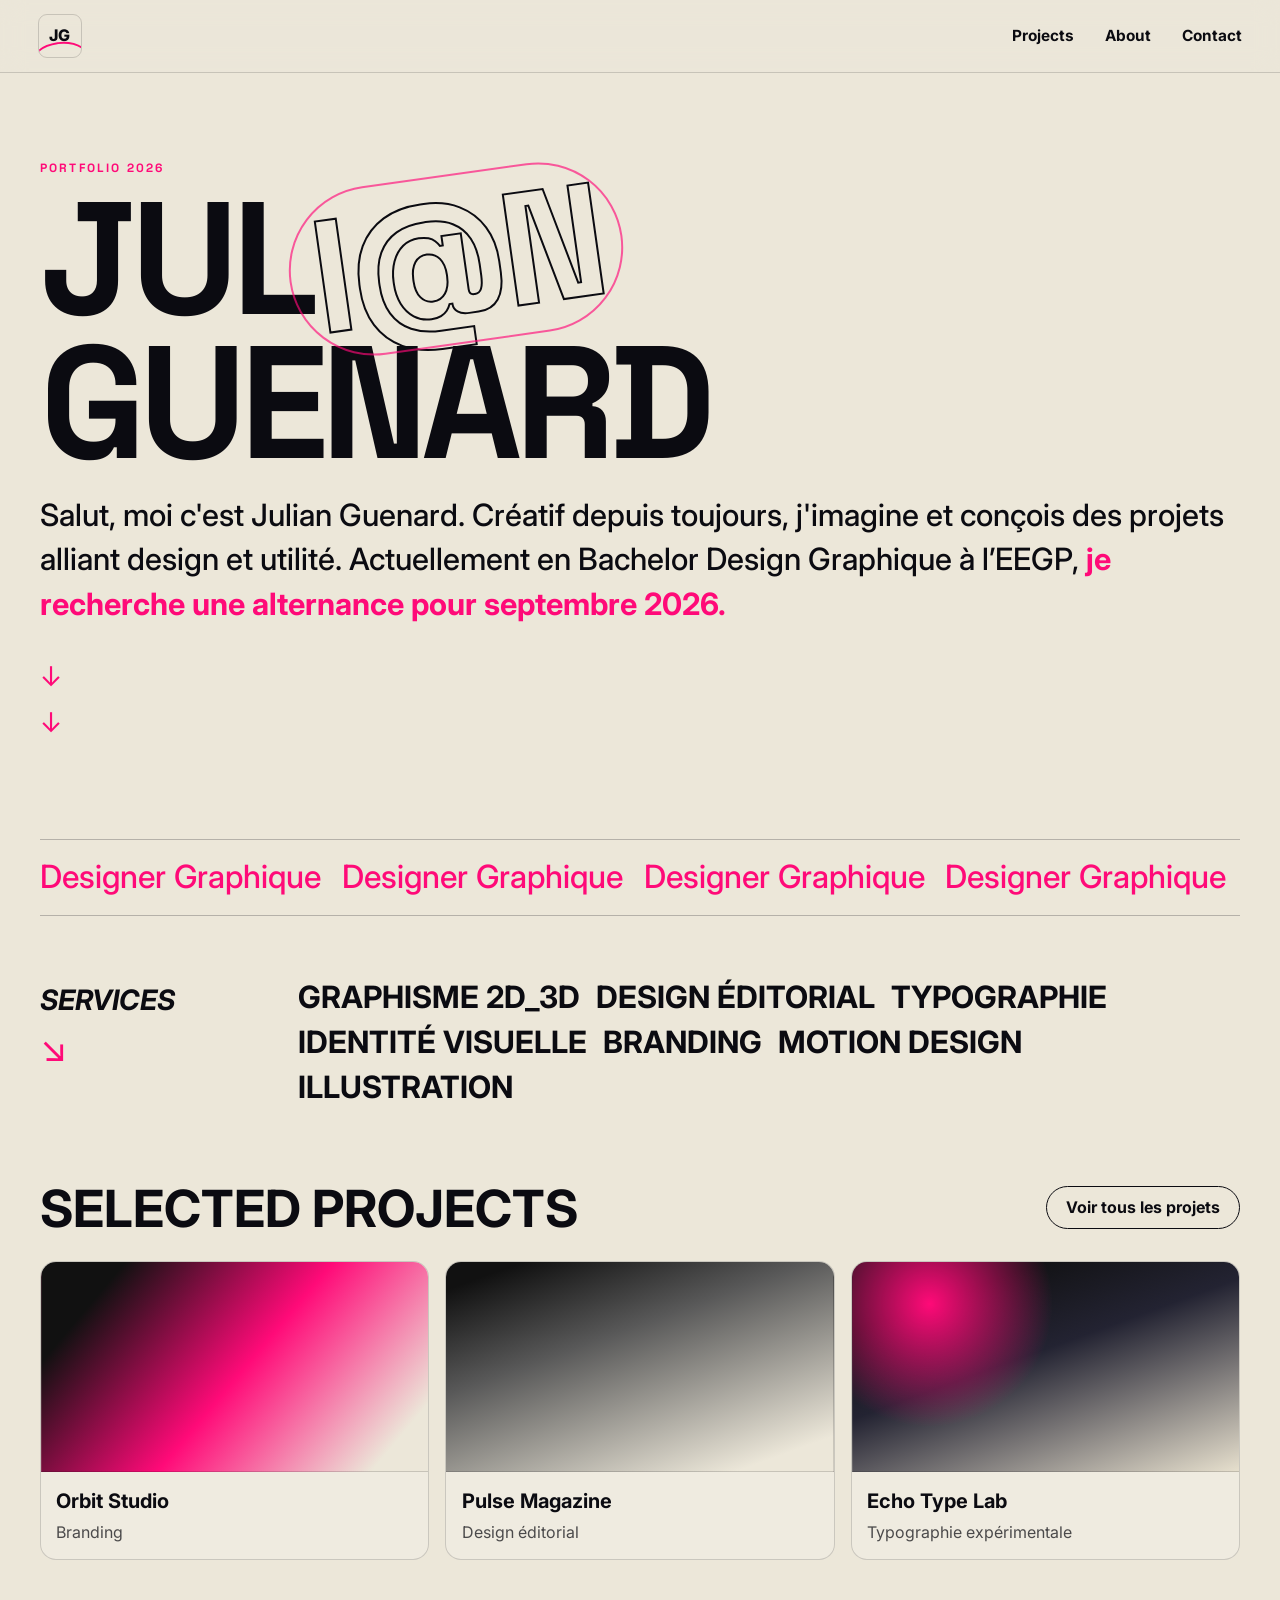
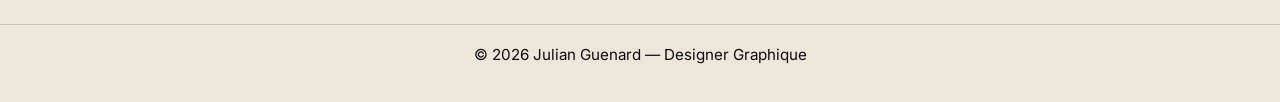
<file: index.html>
<!doctype html>
<html lang="fr">
  <head>
    <meta charset="UTF-8" />
    <meta name="viewport" content="width=device-width, initial-scale=1.0" />
    <title>Julian Guenard — Designer Graphique</title>
    <meta
      name="description"
      content="Portfolio de Julian Guenard, designer graphique 2D/3D, typographie, branding, motion design et illustration."
    />
    <link rel="preconnect" href="https://fonts.googleapis.com" />
    <link rel="preconnect" href="https://fonts.gstatic.com" crossorigin />
    <link
      href="https://fonts.googleapis.com/css2?family=Inter:opsz,wght@14..32,400;500;700;800&family=Space+Grotesk:wght@400;500;700&display=swap"
      rel="stylesheet"
    />
    <link rel="stylesheet" href="styles/main.css" />
  </head>
  <body class="theme-cream">
    <div class="page-grain"></div>
    <header class="site-header">
      <a href="index.html" class="brand-mark" aria-label="Accueil Julian Guenard">
        <span>JG</span>
      </a>
      <nav class="site-nav" aria-label="Navigation principale">
        <a href="projects.html">Projects</a>
        <a href="about.html">About</a>
        <a href="contact.html">Contact</a>
      </nav>
    </header>

    <main>
      <section class="hero reveal">
        <p class="kicker">Portfolio 2026</p>
        <h1 class="hero-title">
          <span>JUL</span><span class="hero-twist">I@N</span> <span>GUENARD</span>
        </h1>
        <p class="intro-text">
          Salut, moi c'est Julian Guenard. Créatif depuis toujours, j'imagine et conçois des projets alliant design et utilité.
          Actuellement en Bachelor Design Graphique à l’EEGP,
          <strong>je recherche une alternance pour septembre 2026.</strong>
        </p>
        <div class="hero-arrows" aria-hidden="true">
          <span>↓</span>
          <span>↓</span>
        </div>
      </section>

      <section class="marquee-band" aria-label="Texte défilant">
        <div class="marquee-track">
          <span>Designer Graphique</span>
          <span>Designer Graphique</span>
          <span>Designer Graphique</span>
          <span>Designer Graphique</span>
          <span>Designer Graphique</span>
        </div>
      </section>

      <section class="editorial-grid reveal">
        <div>
          <h2 class="section-title">SERVICES</h2>
          <p class="arrow">↘</p>
        </div>
        <ul class="services-list">
          <li>GRAPHISME 2D_3D</li>
          <li>DESIGN ÉDITORIAL</li>
          <li>TYPOGRAPHIE</li>
          <li>IDENTITÉ VISUELLE</li>
          <li>BRANDING</li>
          <li>MOTION DESIGN</li>
          <li>ILLUSTRATION</li>
        </ul>
      </section>

      <section class="projects-preview reveal">
        <div class="section-headline">
          <h2>Selected Projects</h2>
          <a class="btn magnetic" href="projects.html">Voir tous les projets</a>
        </div>
        <div class="project-grid">
          <a href="project-branding-orbit.html" class="project-card" data-tilt>
            <div class="project-visual branding"></div>
            <div class="project-meta">
              <h3>Orbit Studio</h3>
              <p>Branding</p>
            </div>
          </a>
          <a href="project-editorial-pulse.html" class="project-card" data-tilt>
            <div class="project-visual editorial"></div>
            <div class="project-meta">
              <h3>Pulse Magazine</h3>
              <p>Design éditorial</p>
            </div>
          </a>
          <a href="project-typography-echo.html" class="project-card" data-tilt>
            <div class="project-visual typo"></div>
            <div class="project-meta">
              <h3>Echo Type Lab</h3>
              <p>Typographie expérimentale</p>
            </div>
          </a>
        </div>
      </section>
    </main>

    <footer class="site-footer">
      <p>© <span data-year></span> Julian Guenard — Designer Graphique</p>
    </footer>

    <script src="scripts/main.js"></script>
  </body>
</html>
</file>
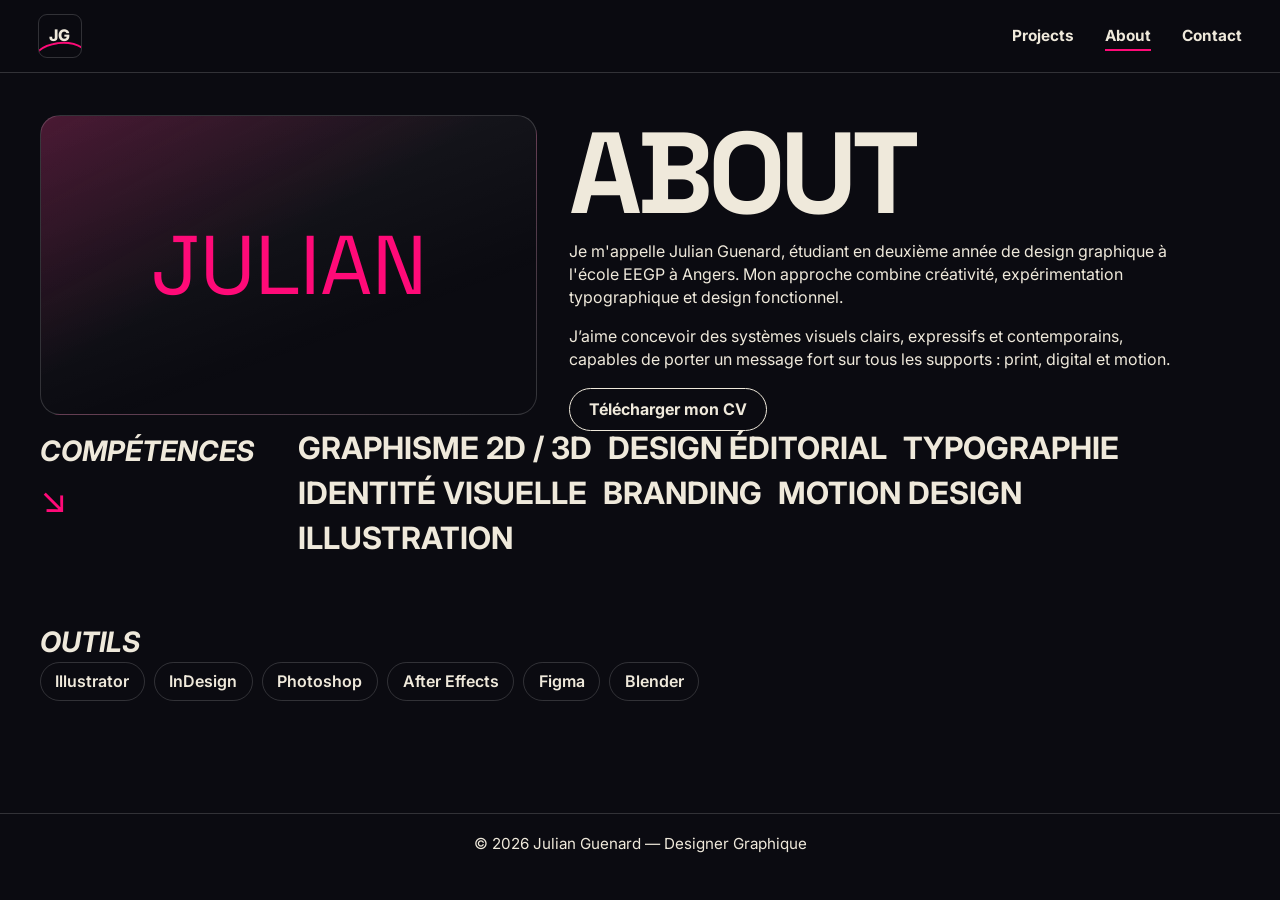
<file: about.html>
<!doctype html>
<html lang="fr">
  <head>
    <meta charset="UTF-8" />
    <meta name="viewport" content="width=device-width, initial-scale=1.0" />
    <title>À propos — Julian Guenard</title>
    <meta name="description" content="Parcours, compétences et approche design de Julian Guenard." />
    <link rel="preconnect" href="https://fonts.googleapis.com" />
    <link rel="preconnect" href="https://fonts.gstatic.com" crossorigin />
    <link
      href="https://fonts.googleapis.com/css2?family=Inter:opsz,wght@14..32,400;500;700;800&family=Space+Grotesk:wght@400;500;700&display=swap"
      rel="stylesheet"
    />
    <link rel="stylesheet" href="styles/main.css" />
  </head>
  <body class="theme-ink">
    <div class="page-grain"></div>
    <header class="site-header">
      <a href="index.html" class="brand-mark" aria-label="Accueil Julian Guenard">
        <span>JG</span>
      </a>
      <nav class="site-nav" aria-label="Navigation principale">
        <a href="projects.html">Projects</a>
        <a href="about.html" class="is-active">About</a>
        <a href="contact.html">Contact</a>
      </nav>
    </header>

    <main class="content-spacing">
      <section class="about-layout reveal">
        <div class="portrait-block" aria-hidden="true">
          <span>JULIAN</span>
        </div>
        <div class="about-copy">
          <h1 class="display-title">ABOUT</h1>
          <p>
            Je m'appelle Julian Guenard, étudiant en deuxième année de design graphique à l'école EEGP à Angers.
            Mon approche combine créativité, expérimentation typographique et design fonctionnel.
          </p>
          <p>
            J’aime concevoir des systèmes visuels clairs, expressifs et contemporains, capables de porter un message fort
            sur tous les supports : print, digital et motion.
          </p>
          <a class="btn magnetic" href="assets/CV_Julian_Guenard.pdf" download>Télécharger mon CV</a>
        </div>
      </section>

      <section class="skills-section reveal">
        <div>
          <h2 class="section-title">COMPÉTENCES</h2>
          <p class="arrow">↘</p>
        </div>
        <ul class="services-list">
          <li>GRAPHISME 2D / 3D</li>
          <li>DESIGN ÉDITORIAL</li>
          <li>TYPOGRAPHIE</li>
          <li>IDENTITÉ VISUELLE</li>
          <li>BRANDING</li>
          <li>MOTION DESIGN</li>
          <li>ILLUSTRATION</li>
        </ul>
      </section>

      <section class="reveal software-section">
        <h2 class="section-title">OUTILS</h2>
        <div class="tag-row">
          <span>Illustrator</span>
          <span>InDesign</span>
          <span>Photoshop</span>
          <span>After Effects</span>
          <span>Figma</span>
          <span>Blender</span>
        </div>
      </section>
    </main>

    <footer class="site-footer">
      <p>© <span data-year></span> Julian Guenard — Designer Graphique</p>
    </footer>

    <script src="scripts/main.js"></script>
  </body>
</html>
</file>
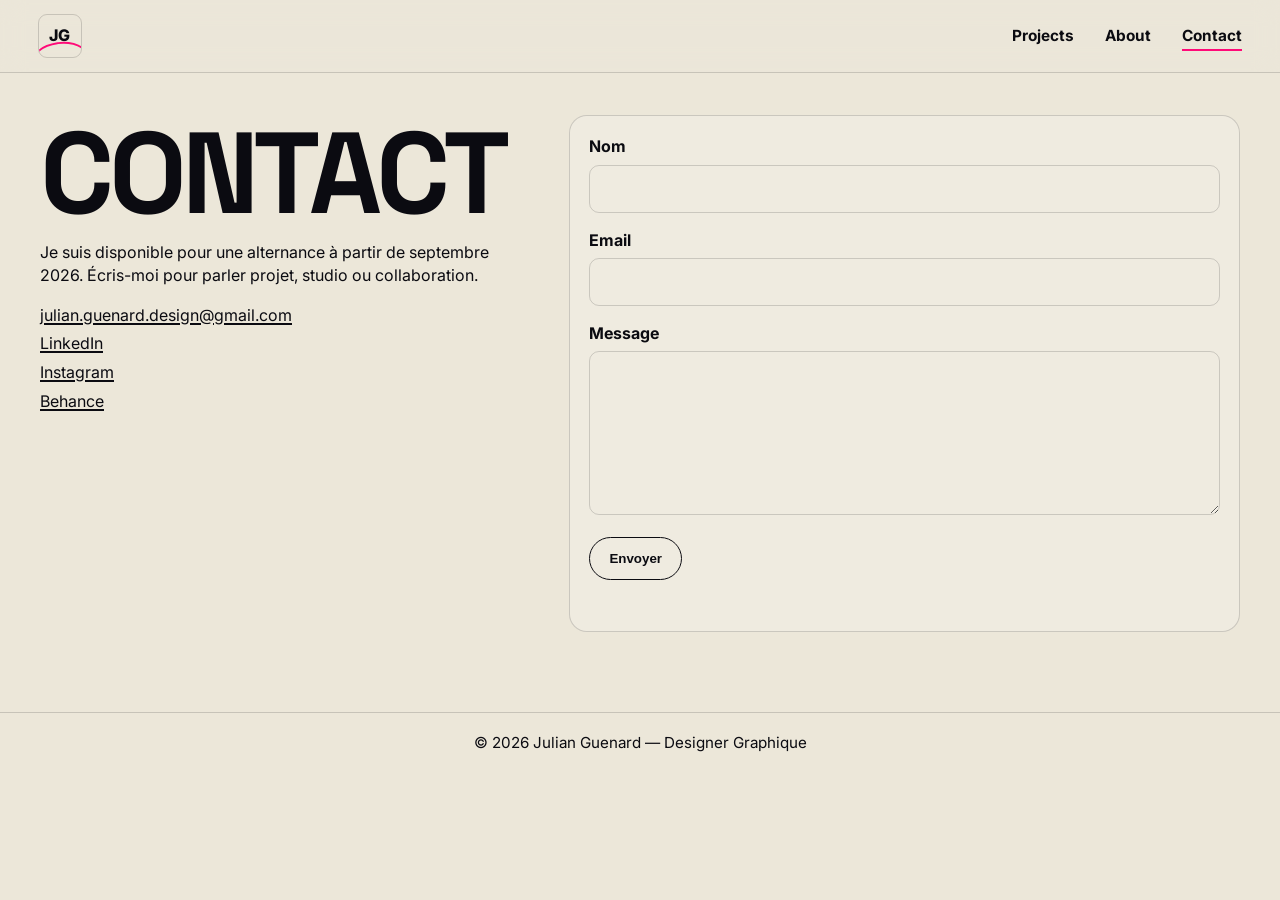
<file: contact.html>
<!doctype html>
<html lang="fr">
  <head>
    <meta charset="UTF-8" />
    <meta name="viewport" content="width=device-width, initial-scale=1.0" />
    <title>Contact — Julian Guenard</title>
    <meta name="description" content="Contacter Julian Guenard pour une alternance, un stage ou un projet design." />
    <link rel="preconnect" href="https://fonts.googleapis.com" />
    <link rel="preconnect" href="https://fonts.gstatic.com" crossorigin />
    <link
      href="https://fonts.googleapis.com/css2?family=Inter:opsz,wght@14..32,400;500;700;800&family=Space+Grotesk:wght@400;500;700&display=swap"
      rel="stylesheet"
    />
    <link rel="stylesheet" href="styles/main.css" />
  </head>
  <body class="theme-cream">
    <div class="page-grain"></div>
    <header class="site-header">
      <a href="index.html" class="brand-mark" aria-label="Accueil Julian Guenard">
        <span>JG</span>
      </a>
      <nav class="site-nav" aria-label="Navigation principale">
        <a href="projects.html">Projects</a>
        <a href="about.html">About</a>
        <a href="contact.html" class="is-active">Contact</a>
      </nav>
    </header>

    <main class="content-spacing">
      <section class="contact-layout reveal">
        <div class="contact-intro">
          <h1 class="display-title">CONTACT</h1>
          <p>
            Je suis disponible pour une alternance à partir de septembre 2026. Écris-moi pour parler projet, studio ou
            collaboration.
          </p>
          <ul class="contact-links">
            <li><a href="mailto:julian.guenard.design@gmail.com">julian.guenard.design@gmail.com</a></li>
            <li><a href="https://www.linkedin.com" target="_blank" rel="noreferrer">LinkedIn</a></li>
            <li><a href="https://www.instagram.com" target="_blank" rel="noreferrer">Instagram</a></li>
            <li><a href="https://www.behance.net" target="_blank" rel="noreferrer">Behance</a></li>
          </ul>
        </div>

        <form id="contact-form" class="contact-form" novalidate>
          <label for="name">Nom</label>
          <input type="text" id="name" name="name" required />

          <label for="email">Email</label>
          <input type="email" id="email" name="email" required />

          <label for="message">Message</label>
          <textarea id="message" name="message" rows="6" required></textarea>

          <button type="submit" class="btn magnetic">Envoyer</button>
          <p id="form-status" aria-live="polite"></p>
        </form>
      </section>
    </main>

    <footer class="site-footer">
      <p>© <span data-year></span> Julian Guenard — Designer Graphique</p>
    </footer>

    <script src="scripts/main.js"></script>
  </body>
</html>
</file>
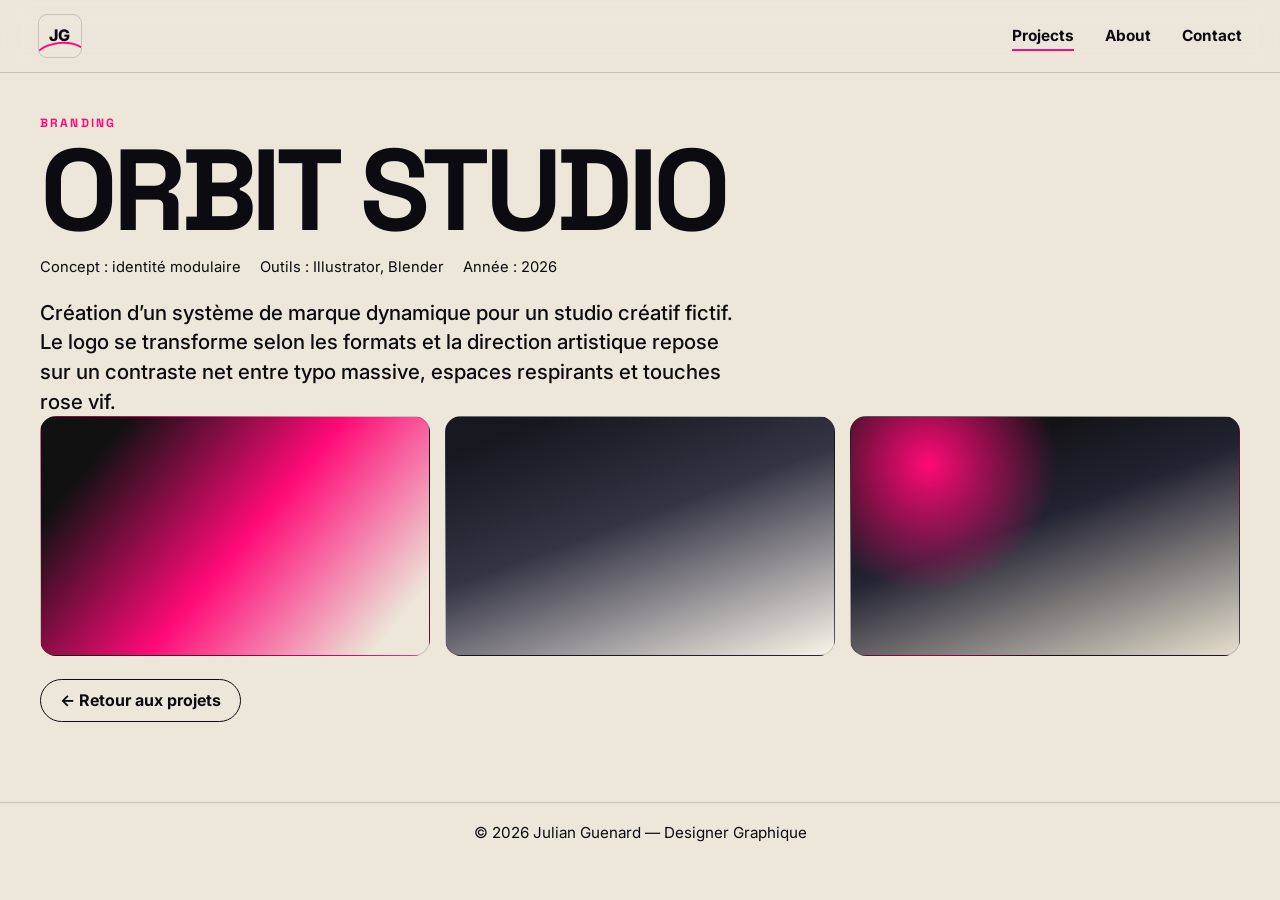
<file: project-branding-orbit.html>
<!doctype html>
<html lang="fr">
  <head>
    <meta charset="UTF-8" />
    <meta name="viewport" content="width=device-width, initial-scale=1.0" />
    <title>Orbit Studio — Projet Branding</title>
    <meta name="description" content="Projet Orbit Studio : identité visuelle et branding." />
    <link rel="preconnect" href="https://fonts.googleapis.com" />
    <link rel="preconnect" href="https://fonts.gstatic.com" crossorigin />
    <link
      href="https://fonts.googleapis.com/css2?family=Inter:opsz,wght@14..32,400;500;700;800&family=Space+Grotesk:wght@400;500;700&display=swap"
      rel="stylesheet"
    />
    <link rel="stylesheet" href="styles/main.css" />
  </head>
  <body class="theme-cream">
    <div class="page-grain"></div>
    <header class="site-header">
      <a href="index.html" class="brand-mark" aria-label="Accueil Julian Guenard">
        <span>JG</span>
      </a>
      <nav class="site-nav" aria-label="Navigation principale">
        <a href="projects.html" class="is-active">Projects</a>
        <a href="about.html">About</a>
        <a href="contact.html">Contact</a>
      </nav>
    </header>

    <main class="content-spacing project-detail">
      <section class="reveal">
        <p class="kicker">Branding</p>
        <h1 class="display-title">ORBIT STUDIO</h1>
        <div class="meta-line">
          <span>Concept : identité modulaire</span>
          <span>Outils : Illustrator, Blender</span>
          <span>Année : 2026</span>
        </div>
        <p class="intro-text narrow">
          Création d’un système de marque dynamique pour un studio créatif fictif. Le logo se transforme selon les formats
          et la direction artistique repose sur un contraste net entre typo massive, espaces respirants et touches rose vif.
        </p>
      </section>

      <section class="gallery-grid reveal">
        <div class="gallery-item branding"></div>
        <div class="gallery-item identity"></div>
        <div class="gallery-item typo"></div>
      </section>

      <a href="projects.html" class="btn magnetic">← Retour aux projets</a>
    </main>

    <footer class="site-footer">
      <p>© <span data-year></span> Julian Guenard — Designer Graphique</p>
    </footer>

    <script src="scripts/main.js"></script>
  </body>
</html>
</file>
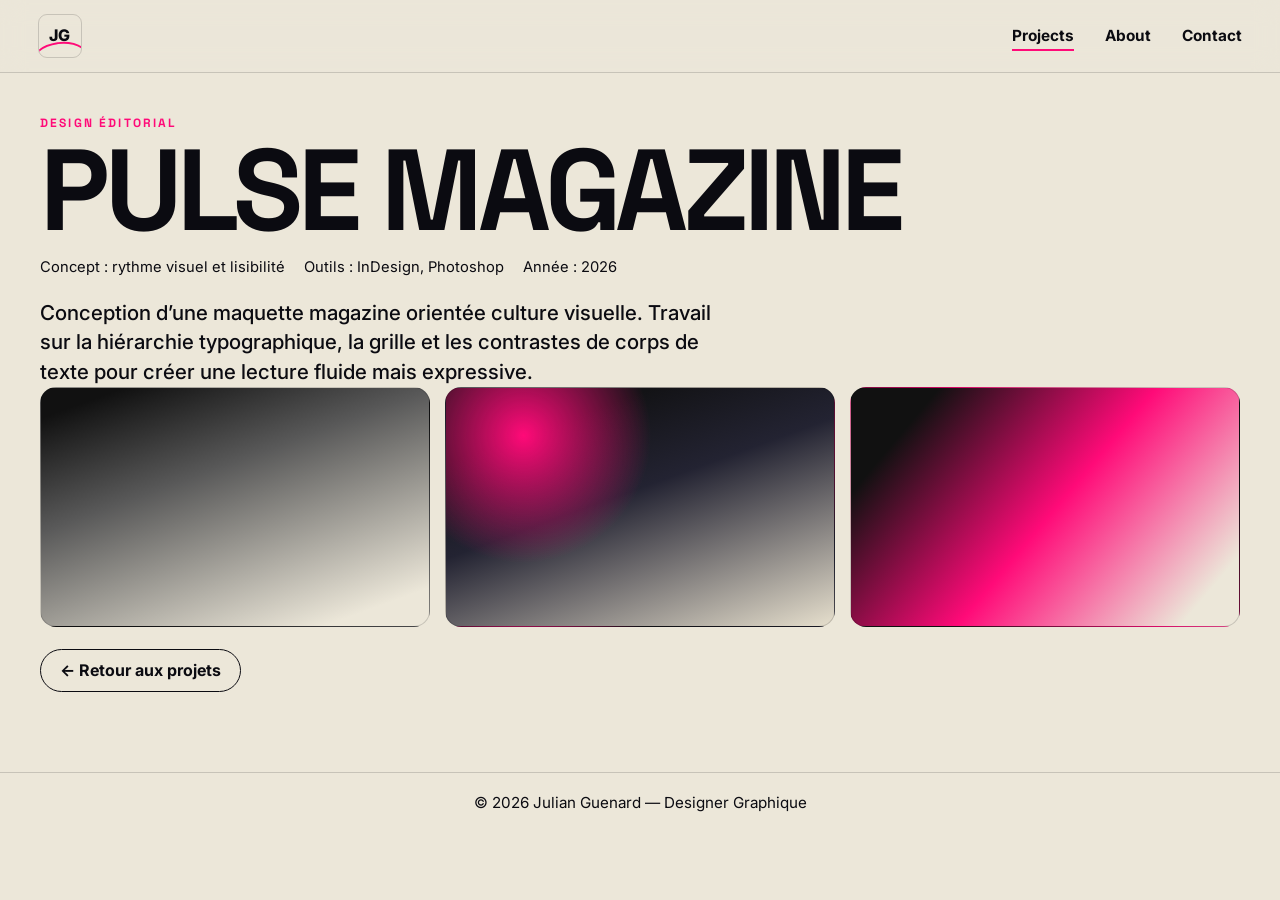
<file: project-editorial-pulse.html>
<!doctype html>
<html lang="fr">
  <head>
    <meta charset="UTF-8" />
    <meta name="viewport" content="width=device-width, initial-scale=1.0" />
    <title>Pulse Magazine — Projet Éditorial</title>
    <meta name="description" content="Projet Pulse Magazine : direction artistique et design éditorial." />
    <link rel="preconnect" href="https://fonts.googleapis.com" />
    <link rel="preconnect" href="https://fonts.gstatic.com" crossorigin />
    <link
      href="https://fonts.googleapis.com/css2?family=Inter:opsz,wght@14..32,400;500;700;800&family=Space+Grotesk:wght@400;500;700&display=swap"
      rel="stylesheet"
    />
    <link rel="stylesheet" href="styles/main.css" />
  </head>
  <body class="theme-cream">
    <div class="page-grain"></div>
    <header class="site-header">
      <a href="index.html" class="brand-mark" aria-label="Accueil Julian Guenard">
        <span>JG</span>
      </a>
      <nav class="site-nav" aria-label="Navigation principale">
        <a href="projects.html" class="is-active">Projects</a>
        <a href="about.html">About</a>
        <a href="contact.html">Contact</a>
      </nav>
    </header>

    <main class="content-spacing project-detail">
      <section class="reveal">
        <p class="kicker">Design éditorial</p>
        <h1 class="display-title">PULSE MAGAZINE</h1>
        <div class="meta-line">
          <span>Concept : rythme visuel et lisibilité</span>
          <span>Outils : InDesign, Photoshop</span>
          <span>Année : 2026</span>
        </div>
        <p class="intro-text narrow">
          Conception d’une maquette magazine orientée culture visuelle. Travail sur la hiérarchie typographique, la grille
          et les contrastes de corps de texte pour créer une lecture fluide mais expressive.
        </p>
      </section>

      <section class="gallery-grid reveal">
        <div class="gallery-item editorial"></div>
        <div class="gallery-item typo"></div>
        <div class="gallery-item branding"></div>
      </section>

      <a href="projects.html" class="btn magnetic">← Retour aux projets</a>
    </main>

    <footer class="site-footer">
      <p>© <span data-year></span> Julian Guenard — Designer Graphique</p>
    </footer>

    <script src="scripts/main.js"></script>
  </body>
</html>
</file>
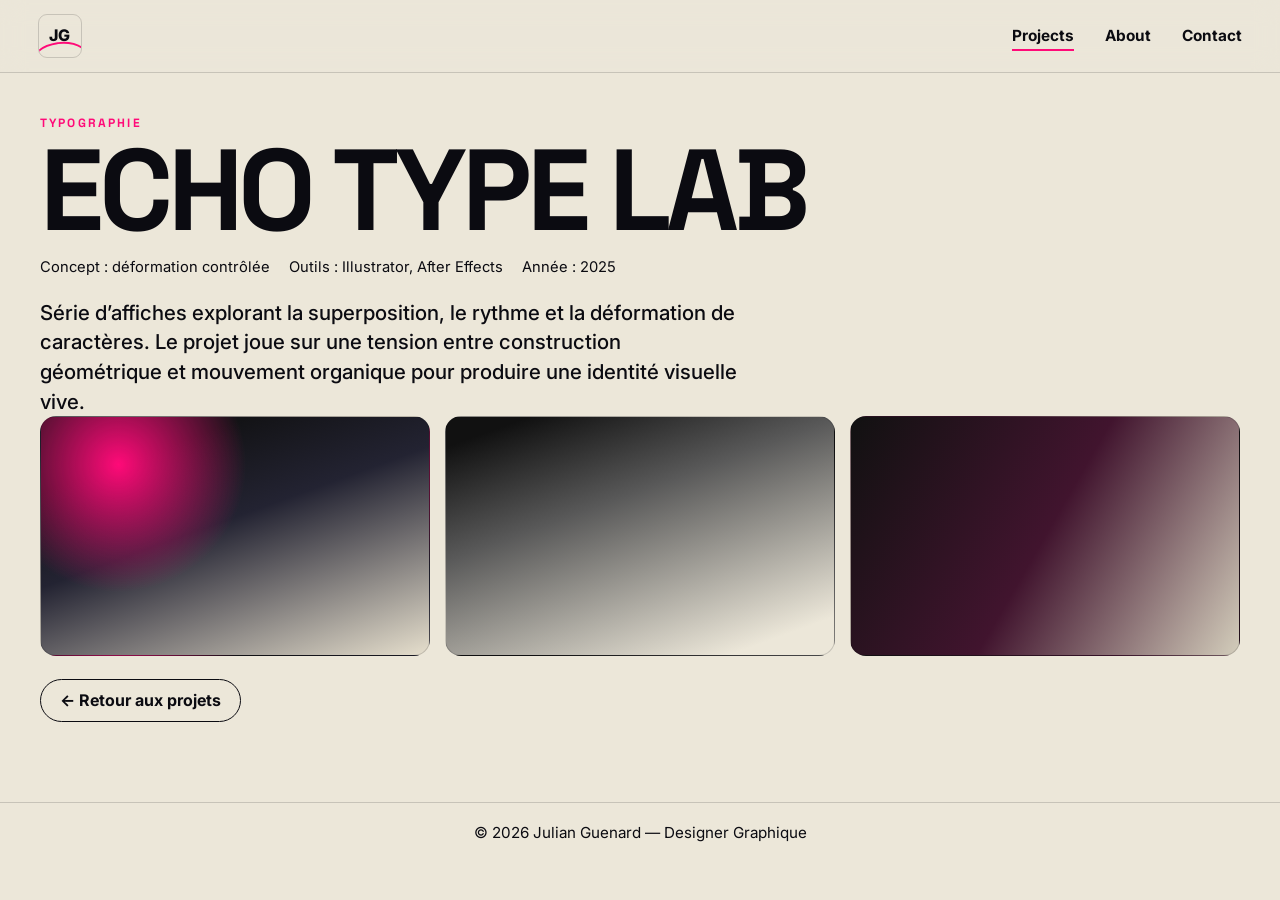
<file: project-typography-echo.html>
<!doctype html>
<html lang="fr">
  <head>
    <meta charset="UTF-8" />
    <meta name="viewport" content="width=device-width, initial-scale=1.0" />
    <title>Echo Type Lab — Projet Typographie</title>
    <meta name="description" content="Projet Echo Type Lab : expérimentation typographique et affiches." />
    <link rel="preconnect" href="https://fonts.googleapis.com" />
    <link rel="preconnect" href="https://fonts.gstatic.com" crossorigin />
    <link
      href="https://fonts.googleapis.com/css2?family=Inter:opsz,wght@14..32,400;500;700;800&family=Space+Grotesk:wght@400;500;700&display=swap"
      rel="stylesheet"
    />
    <link rel="stylesheet" href="styles/main.css" />
  </head>
  <body class="theme-cream">
    <div class="page-grain"></div>
    <header class="site-header">
      <a href="index.html" class="brand-mark" aria-label="Accueil Julian Guenard">
        <span>JG</span>
      </a>
      <nav class="site-nav" aria-label="Navigation principale">
        <a href="projects.html" class="is-active">Projects</a>
        <a href="about.html">About</a>
        <a href="contact.html">Contact</a>
      </nav>
    </header>

    <main class="content-spacing project-detail">
      <section class="reveal">
        <p class="kicker">Typographie</p>
        <h1 class="display-title">ECHO TYPE LAB</h1>
        <div class="meta-line">
          <span>Concept : déformation contrôlée</span>
          <span>Outils : Illustrator, After Effects</span>
          <span>Année : 2025</span>
        </div>
        <p class="intro-text narrow">
          Série d’affiches explorant la superposition, le rythme et la déformation de caractères. Le projet joue sur une
          tension entre construction géométrique et mouvement organique pour produire une identité visuelle vive.
        </p>
      </section>

      <section class="gallery-grid reveal">
        <div class="gallery-item typo"></div>
        <div class="gallery-item editorial"></div>
        <div class="gallery-item motion"></div>
      </section>

      <a href="projects.html" class="btn magnetic">← Retour aux projets</a>
    </main>

    <footer class="site-footer">
      <p>© <span data-year></span> Julian Guenard — Designer Graphique</p>
    </footer>

    <script src="scripts/main.js"></script>
  </body>
</html>
</file>
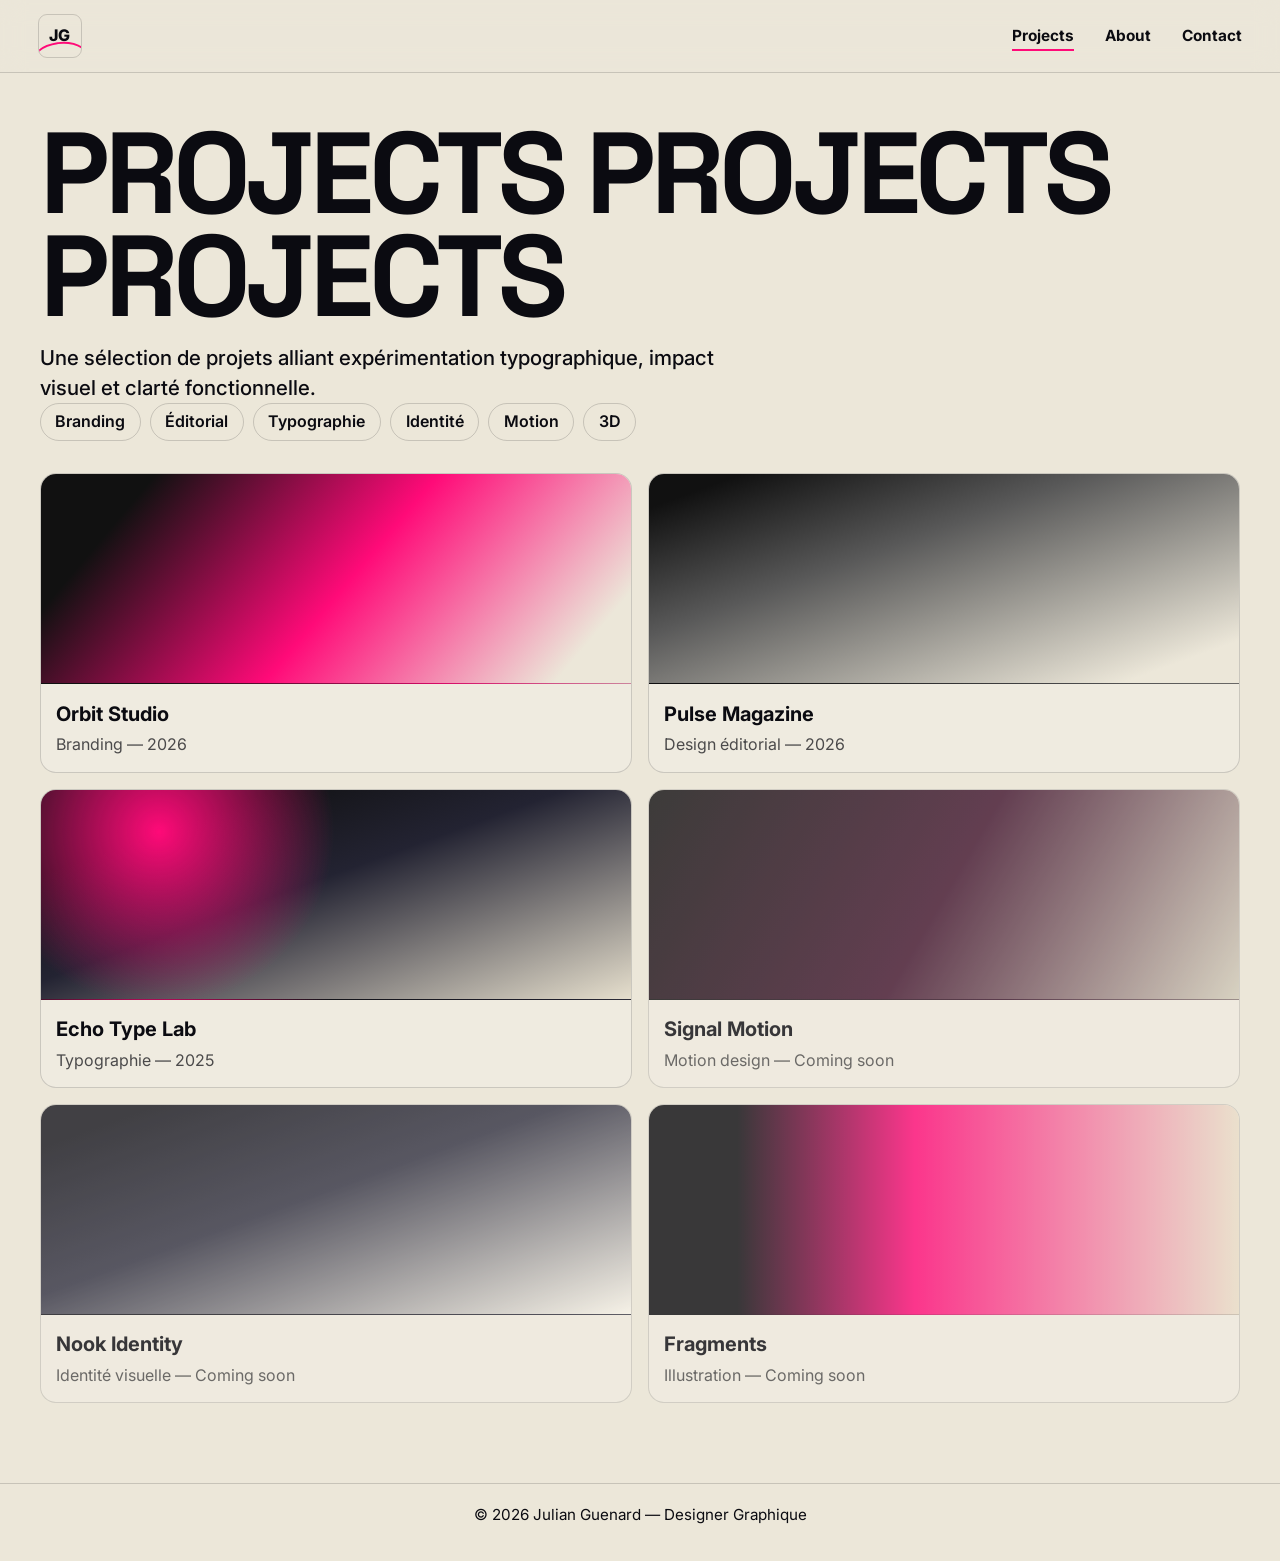
<file: projects.html>
<!doctype html>
<html lang="fr">
  <head>
    <meta charset="UTF-8" />
    <meta name="viewport" content="width=device-width, initial-scale=1.0" />
    <title>Projets — Julian Guenard</title>
    <meta name="description" content="Sélection de projets de branding, éditorial et typographie de Julian Guenard." />
    <link rel="preconnect" href="https://fonts.googleapis.com" />
    <link rel="preconnect" href="https://fonts.gstatic.com" crossorigin />
    <link
      href="https://fonts.googleapis.com/css2?family=Inter:opsz,wght@14..32,400;500;700;800&family=Space+Grotesk:wght@400;500;700&display=swap"
      rel="stylesheet"
    />
    <link rel="stylesheet" href="styles/main.css" />
  </head>
  <body class="theme-cream">
    <div class="page-grain"></div>
    <header class="site-header">
      <a href="index.html" class="brand-mark" aria-label="Accueil Julian Guenard">
        <span>JG</span>
      </a>
      <nav class="site-nav" aria-label="Navigation principale">
        <a href="projects.html" class="is-active">Projects</a>
        <a href="about.html">About</a>
        <a href="contact.html">Contact</a>
      </nav>
    </header>

    <main class="content-spacing">
      <section class="reveal">
        <h1 class="display-title">PROJECTS PROJECTS PROJECTS</h1>
        <p class="intro-text narrow">
          Une sélection de projets alliant expérimentation typographique, impact visuel et clarté fonctionnelle.
        </p>
      </section>

      <section class="tag-row reveal">
        <span>Branding</span>
        <span>Éditorial</span>
        <span>Typographie</span>
        <span>Identité</span>
        <span>Motion</span>
        <span>3D</span>
      </section>

      <section class="project-grid large reveal">
        <a href="project-branding-orbit.html" class="project-card" data-tilt>
          <div class="project-visual branding"></div>
          <div class="project-meta">
            <h3>Orbit Studio</h3>
            <p>Branding — 2026</p>
          </div>
        </a>
        <a href="project-editorial-pulse.html" class="project-card" data-tilt>
          <div class="project-visual editorial"></div>
          <div class="project-meta">
            <h3>Pulse Magazine</h3>
            <p>Design éditorial — 2026</p>
          </div>
        </a>
        <a href="project-typography-echo.html" class="project-card" data-tilt>
          <div class="project-visual typo"></div>
          <div class="project-meta">
            <h3>Echo Type Lab</h3>
            <p>Typographie — 2025</p>
          </div>
        </a>
        <article class="project-card ghost">
          <div class="project-visual motion"></div>
          <div class="project-meta">
            <h3>Signal Motion</h3>
            <p>Motion design — Coming soon</p>
          </div>
        </article>
        <article class="project-card ghost">
          <div class="project-visual identity"></div>
          <div class="project-meta">
            <h3>Nook Identity</h3>
            <p>Identité visuelle — Coming soon</p>
          </div>
        </article>
        <article class="project-card ghost">
          <div class="project-visual illustration"></div>
          <div class="project-meta">
            <h3>Fragments</h3>
            <p>Illustration — Coming soon</p>
          </div>
        </article>
      </section>
    </main>

    <footer class="site-footer">
      <p>© <span data-year></span> Julian Guenard — Designer Graphique</p>
    </footer>

    <script src="scripts/main.js"></script>
  </body>
</html>
</file>
<file: styles/main.css>
:root {
  --cream: #ece7d9;
  --ink: #0b0b11;
  --accent: #ff0a78;
  --accent-soft: rgba(255, 10, 120, 0.22);
  --line: rgba(11, 11, 17, 0.24);
}

*,
*::before,
*::after {
  box-sizing: border-box;
}

html,
body {
  margin: 0;
  padding: 0;
}

body {
  --bg: var(--cream);
  --text: var(--ink);
  --panel: rgba(236, 231, 217, 0.8);
  --panel-border: rgba(11, 11, 17, 0.16);
  background: var(--bg);
  color: var(--text);
  font-family: "Inter", sans-serif;
  line-height: 1.45;
  min-height: 100vh;
  position: relative;
  overflow-x: hidden;
}

body.theme-ink {
  --bg: var(--ink);
  --text: #efe9db;
  --panel: rgba(11, 11, 17, 0.85);
  --panel-border: rgba(255, 255, 255, 0.16);
  --line: rgba(255, 255, 255, 0.2);
}

.page-grain {
  position: fixed;
  inset: 0;
  pointer-events: none;
  background-image: radial-gradient(rgba(0, 0, 0, 0.05) 0.5px, transparent 0.5px);
  background-size: 4px 4px;
  opacity: 0.2;
  z-index: -1;
}

.site-header {
  position: fixed;
  top: 0;
  left: 0;
  width: 100%;
  z-index: 20;
  display: flex;
  align-items: center;
  justify-content: space-between;
  padding: 0.9rem clamp(1rem, 4vw, 2.4rem);
  border-bottom: 1px solid var(--panel-border);
  backdrop-filter: blur(12px);
  background: var(--panel);
}

.brand-mark {
  display: inline-flex;
  align-items: center;
  justify-content: center;
  width: 2.7rem;
  aspect-ratio: 1;
  text-decoration: none;
  color: var(--text);
  border: 1px solid var(--panel-border);
  border-radius: 9px;
  font-weight: 800;
  letter-spacing: 0.06em;
  position: relative;
  overflow: hidden;
}

.brand-mark::before {
  content: "";
  position: absolute;
  inset: auto -20% -55% -20%;
  height: 90%;
  border: 2px solid var(--accent);
  border-radius: 50%;
  transform: rotate(-8deg);
}

.site-nav {
  display: flex;
  gap: clamp(1rem, 2.4vw, 2.2rem);
}

.site-nav a {
  color: var(--text);
  text-decoration: none;
  font-weight: 700;
  font-size: 0.96rem;
  position: relative;
}

.site-nav a::after {
  content: "";
  position: absolute;
  left: 0;
  bottom: -0.24rem;
  width: 100%;
  height: 2px;
  transform: scaleX(0);
  transform-origin: left center;
  transition: transform 0.25s ease;
  background: var(--accent);
}

.site-nav a:hover::after,
.site-nav a.is-active::after {
  transform: scaleX(1);
}

main {
  width: min(1200px, calc(100% - 2rem));
  margin-inline: auto;
}

.content-spacing {
  padding-top: 7.2rem;
  padding-bottom: 5rem;
}

.hero {
  padding-top: clamp(7rem, 14vw, 10rem);
  padding-bottom: clamp(3rem, 9vw, 6rem);
}

.kicker {
  margin: 0;
  font-family: "Space Grotesk", sans-serif;
  text-transform: uppercase;
  letter-spacing: 0.18em;
  font-weight: 700;
  font-size: 0.75rem;
  color: var(--accent);
}

.hero-title,
.display-title {
  margin: 0.6rem 0 1.1rem;
  line-height: 0.9;
  text-transform: uppercase;
  font-family: "Space Grotesk", sans-serif;
  font-size: clamp(2.6rem, 13vw, 10rem);
  letter-spacing: -0.045em;
}

.hero-title span {
  display: inline-block;
}

.hero-twist {
  color: transparent;
  -webkit-text-stroke: 2px var(--text);
  position: relative;
  transform: rotate(-8deg);
}

.hero-twist::after {
  content: "";
  position: absolute;
  inset: -9% -8%;
  border: 2px solid var(--accent);
  border-radius: 100px;
  opacity: 0.65;
}

.intro-text {
  margin: 0;
  max-width: 72ch;
  font-size: clamp(1rem, 2.4vw, 2rem);
  font-weight: 500;
}

.intro-text strong {
  color: var(--accent);
}

.intro-text.narrow {
  max-width: 54ch;
  font-size: clamp(1rem, 1.6vw, 1.3rem);
}

.hero-arrows {
  margin-top: 1.9rem;
  display: inline-flex;
  flex-direction: column;
  gap: 0.45rem;
  color: var(--accent);
  font-size: 1.7rem;
}

.hero-arrows span {
  animation: bounce 1.3s ease-in-out infinite alternate;
}

.hero-arrows span:nth-child(2) {
  animation-delay: 0.25s;
}

@keyframes bounce {
  from {
    transform: translateY(0);
  }
  to {
    transform: translateY(5px);
  }
}

.marquee-band {
  width: 100%;
  border-block: 1px solid var(--line);
  overflow: hidden;
  margin-bottom: 4rem;
}

.marquee-track {
  width: max-content;
  display: flex;
  gap: 1.3rem;
  padding: 0.9rem 0;
  animation: marquee 24s linear infinite;
}

.marquee-track span {
  color: var(--accent);
  font-size: clamp(1.2rem, 3vw, 2rem);
  font-weight: 500;
  white-space: nowrap;
}

@keyframes marquee {
  from {
    transform: translateX(0);
  }
  to {
    transform: translateX(-50%);
  }
}

.editorial-grid,
.skills-section {
  display: grid;
  gap: 1rem 2.4rem;
  grid-template-columns: minmax(130px, 220px) 1fr;
  align-items: start;
  margin-bottom: 4.2rem;
}

.section-title {
  margin: 0;
  font-size: clamp(1.3rem, 2.2vw, 2rem);
  font-style: italic;
}

.arrow {
  font-size: 2.3rem;
  margin: 0;
  color: var(--accent);
}

.services-list {
  list-style: none;
  margin: 0;
  padding: 0;
  display: flex;
  flex-wrap: wrap;
  gap: 0.7rem 1rem;
}

.services-list li {
  text-transform: uppercase;
  font-weight: 700;
  font-size: clamp(1rem, 2.4vw, 2.1rem);
  line-height: 1.1;
}

.projects-preview {
  margin-bottom: 4rem;
}

.section-headline {
  display: flex;
  gap: 1rem;
  flex-wrap: wrap;
  justify-content: space-between;
  align-items: center;
  margin-bottom: 1rem;
}

.section-headline h2 {
  margin: 0;
  text-transform: uppercase;
  font-size: clamp(1.5rem, 4vw, 3.2rem);
}

.btn {
  border: 1px solid var(--text);
  display: inline-flex;
  align-items: center;
  justify-content: center;
  min-height: 2.7rem;
  padding: 0.5rem 1.2rem;
  border-radius: 999px;
  text-decoration: none;
  font-weight: 700;
  color: var(--text);
  background: transparent;
  cursor: pointer;
  transition: background 0.2s ease, color 0.2s ease, transform 0.2s ease;
}

.btn:hover {
  background: var(--accent);
  border-color: var(--accent);
  color: #fff;
  transform: translateY(-2px);
}

.project-grid {
  display: grid;
  grid-template-columns: repeat(3, minmax(0, 1fr));
  gap: 1rem;
}

.project-grid.large {
  grid-template-columns: repeat(2, minmax(0, 1fr));
}

.project-card {
  position: relative;
  overflow: hidden;
  background: rgba(255, 255, 255, 0.2);
  border: 1px solid var(--panel-border);
  border-radius: 16px;
  color: inherit;
  text-decoration: none;
  transition: transform 0.25s ease, box-shadow 0.25s ease;
  min-height: 260px;
}

.project-card:hover {
  transform: translateY(-3px);
  box-shadow: 0 18px 30px rgba(0, 0, 0, 0.12);
}

.project-card.ghost {
  opacity: 0.8;
}

.project-visual {
  min-height: 210px;
  border-bottom: 1px solid var(--panel-border);
  background-size: cover;
  background-position: center;
}

.branding {
  background-image: linear-gradient(130deg, #111 15%, var(--accent) 52%, #ece7d9 90%);
}

.editorial {
  background-image: linear-gradient(160deg, #111 8%, #595959 38%, var(--cream) 90%);
}

.typo {
  background-image: radial-gradient(circle at 20% 20%, var(--accent), transparent 35%),
    linear-gradient(160deg, #131316 20%, #232332 45%, #e6dfcd 100%);
}

.motion {
  background-image: linear-gradient(120deg, #111 0%, #41142e 50%, #d3cdbb 100%);
}

.identity {
  background-image: linear-gradient(160deg, #17171f 10%, #343444 45%, #f9f5ea 100%);
}

.illustration {
  background-image: linear-gradient(90deg, #0d0d11 15%, var(--accent) 45%, #eadfc9 100%);
}

.project-meta {
  padding: 0.95rem;
}

.project-meta h3 {
  margin: 0;
  font-size: 1.25rem;
}

.project-meta p {
  margin: 0.3rem 0 0;
  color: color-mix(in oklab, var(--text) 72%, transparent);
}

.display-title {
  margin-top: 0.4rem;
  margin-bottom: 0.9rem;
  font-size: clamp(2.2rem, 11vw, 7.2rem);
}

.tag-row {
  display: flex;
  flex-wrap: wrap;
  gap: 0.58rem;
  margin-bottom: 2rem;
}

.tag-row span {
  border: 1px solid var(--panel-border);
  border-radius: 999px;
  padding: 0.42rem 0.9rem;
  font-weight: 600;
}

.about-layout,
.contact-layout {
  display: grid;
  gap: 1.4rem 2rem;
  grid-template-columns: minmax(240px, 1fr) 1.35fr;
  align-items: start;
}

.portrait-block {
  background: linear-gradient(150deg, rgba(255, 10, 120, 0.2), transparent 45%),
    linear-gradient(160deg, rgba(255, 255, 255, 0.08), transparent 70%);
  border: 1px solid var(--panel-border);
  border-radius: 20px;
  min-height: 300px;
  display: grid;
  place-items: center;
}

.portrait-block span {
  font-size: clamp(2.2rem, 8vw, 5.2rem);
  font-family: "Space Grotesk", sans-serif;
  color: var(--accent);
}

.about-copy p {
  margin-top: 0;
  margin-bottom: 1rem;
  max-width: 62ch;
}

.software-section {
  margin-top: 2.2rem;
}

.contact-intro p {
  max-width: 45ch;
}

.contact-links {
  list-style: none;
  margin: 1rem 0 0;
  padding: 0;
}

.contact-links li + li {
  margin-top: 0.34rem;
}

.contact-links a {
  color: var(--text);
  text-decoration-thickness: 2px;
  text-underline-offset: 2px;
}

.contact-form {
  border: 1px solid var(--panel-border);
  border-radius: 18px;
  padding: 1.2rem;
  background: rgba(255, 255, 255, 0.2);
}

.contact-form label {
  display: block;
  margin: 0 0 0.4rem;
  font-weight: 700;
}

.contact-form input,
.contact-form textarea {
  width: 100%;
  border: 1px solid var(--panel-border);
  border-radius: 10px;
  padding: 0.7rem;
  margin-bottom: 1rem;
  background: transparent;
  color: var(--text);
  font: inherit;
}

.contact-form input:focus,
.contact-form textarea:focus {
  outline: 2px solid var(--accent-soft);
  border-color: var(--accent);
}

#form-status {
  min-height: 1.3rem;
  margin: 0.7rem 0 0;
}

.project-detail .meta-line {
  display: flex;
  flex-wrap: wrap;
  gap: 0.45rem 1.2rem;
  font-size: 0.92rem;
  margin-bottom: 1.2rem;
}

.gallery-grid {
  display: grid;
  gap: 0.9rem;
  margin-bottom: 1.4rem;
  grid-template-columns: repeat(3, minmax(0, 1fr));
}

.gallery-item {
  min-height: 240px;
  border-radius: 16px;
  border: 1px solid var(--panel-border);
}

.site-footer {
  border-top: 1px solid var(--panel-border);
  padding: 1.2rem 1rem 2.2rem;
  text-align: center;
}

.site-footer p {
  margin: 0;
  font-size: 0.95rem;
}

.reveal {
  opacity: 0;
  transform: translateY(14px);
  transition: opacity 0.55s ease, transform 0.55s ease;
}

.reveal.is-visible {
  opacity: 1;
  transform: translateY(0);
}

@media (max-width: 1024px) {
  .project-grid {
    grid-template-columns: repeat(2, minmax(0, 1fr));
  }

  .project-grid.large {
    grid-template-columns: repeat(2, minmax(0, 1fr));
  }
}

@media (max-width: 760px) {
  .site-header {
    padding-inline: 0.8rem;
  }

  .site-nav {
    gap: 0.9rem;
  }

  .site-nav a {
    font-size: 0.86rem;
  }

  main {
    width: calc(100% - 1.2rem);
  }

  .hero-title {
    line-height: 0.95;
  }

  .editorial-grid,
  .skills-section,
  .about-layout,
  .contact-layout {
    grid-template-columns: 1fr;
  }

  .project-grid,
  .project-grid.large,
  .gallery-grid {
    grid-template-columns: 1fr;
  }

  .marquee-track {
    gap: 0.8rem;
  }

  .services-list li {
    font-size: clamp(1rem, 7vw, 1.6rem);
  }
}

@media (prefers-reduced-motion: reduce) {
  *,
  *::before,
  *::after {
    animation: none !important;
    transition: none !important;
  }

  .reveal {
    opacity: 1;
    transform: none;
  }
}
</file>
